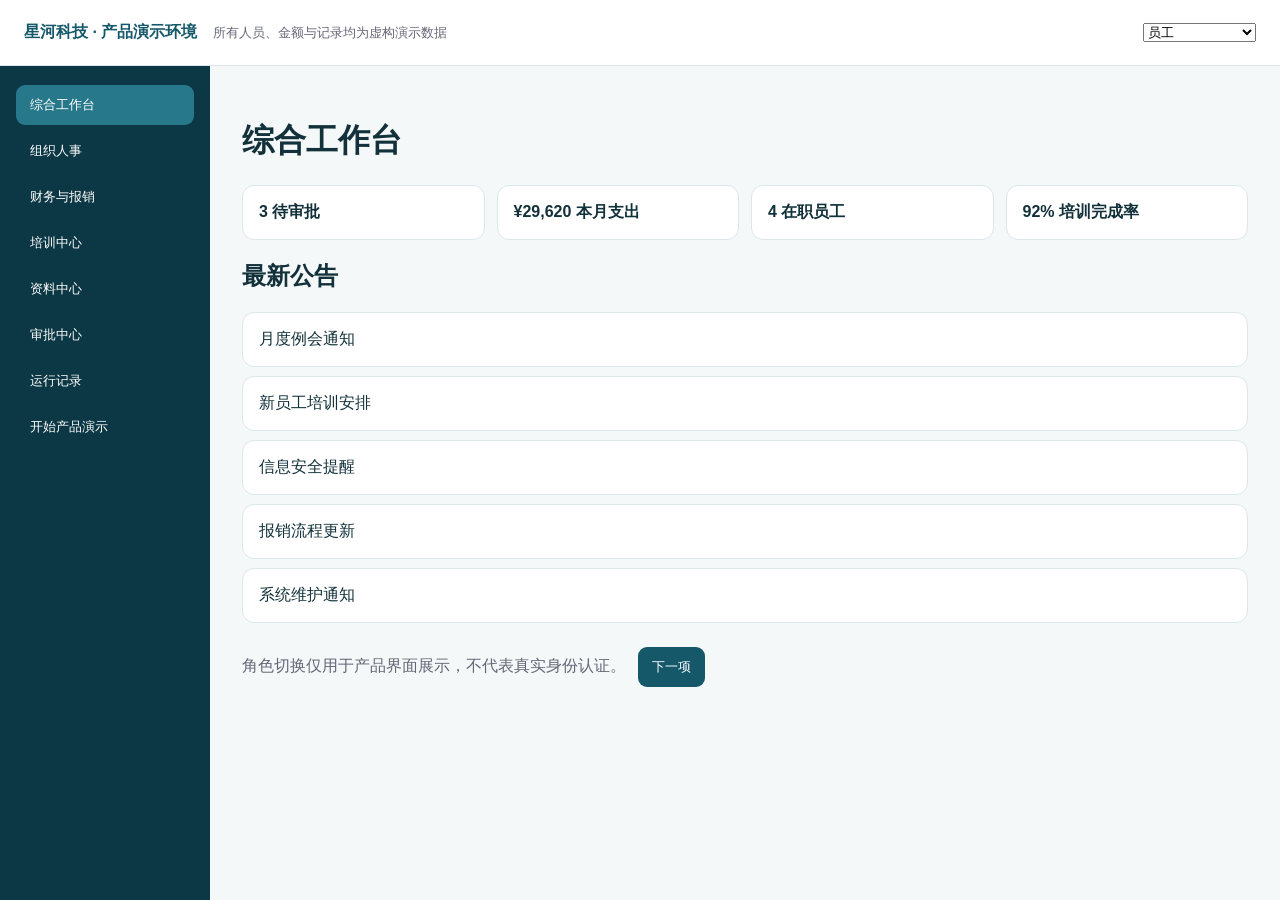
<file: index.html>
<!doctype html><html lang="zh-CN"><head><meta charset="utf-8"><meta name="viewport" content="width=device-width,initial-scale=1,viewport-fit=cover"><title>星河科技｜产品演示环境</title><link rel="stylesheet" href="css/styles.css"><link rel="manifest" href="manifest.json"></head><body><div id="app"></div><script src="js/demo-data.js"></script><script src="js/app.js"></script></body></html>
</file>
<file: css/styles.css>
:root{--b:#15586a;--bg:#f4f8f8;--ink:#12313a}*{box-sizing:border-box}body{margin:0;background:var(--bg);font:16px -apple-system,BlinkMacSystemFont,"PingFang SC",sans-serif;color:var(--ink)}header{height:66px;display:flex;align-items:center;gap:16px;padding:0 24px;background:#fff;border-bottom:1px solid #dce7e9}header strong{color:var(--b)}header span{color:#667;flex:1;font-size:13px}aside{position:fixed;inset:66px auto 0 0;width:210px;padding:16px;background:#0c3744}button{border:0;border-radius:9px;padding:11px 14px;background:var(--b);color:#fff;cursor:pointer}aside button{width:100%;text-align:left;margin:3px 0;background:transparent}aside button.on,aside button:hover{background:#27788a}main{margin-left:210px;padding:32px;max-width:1150px}.stats{display:grid;grid-template-columns:repeat(4,1fr);gap:12px}.stats b,.list article{background:#fff;border:1px solid #dce7e9;border-radius:12px;padding:16px;display:block}.list{display:grid;gap:9px}footer{margin-top:24px;color:#667}footer button{margin-left:12px}nav{display:none}@media(max-width:700px){header{padding:0 14px}header span{display:none}aside{display:none}main{margin:0;padding:18px 14px 84px}.stats{grid-template-columns:repeat(2,1fr)}nav{display:grid;grid-template-columns:repeat(5,1fr);position:fixed;bottom:0;inset-inline:0;padding:5px;background:#fff;border-top:1px solid #dce7e9}nav button{padding:8px 3px;background:#fff;color:var(--b);font-size:12px}}
</file>
